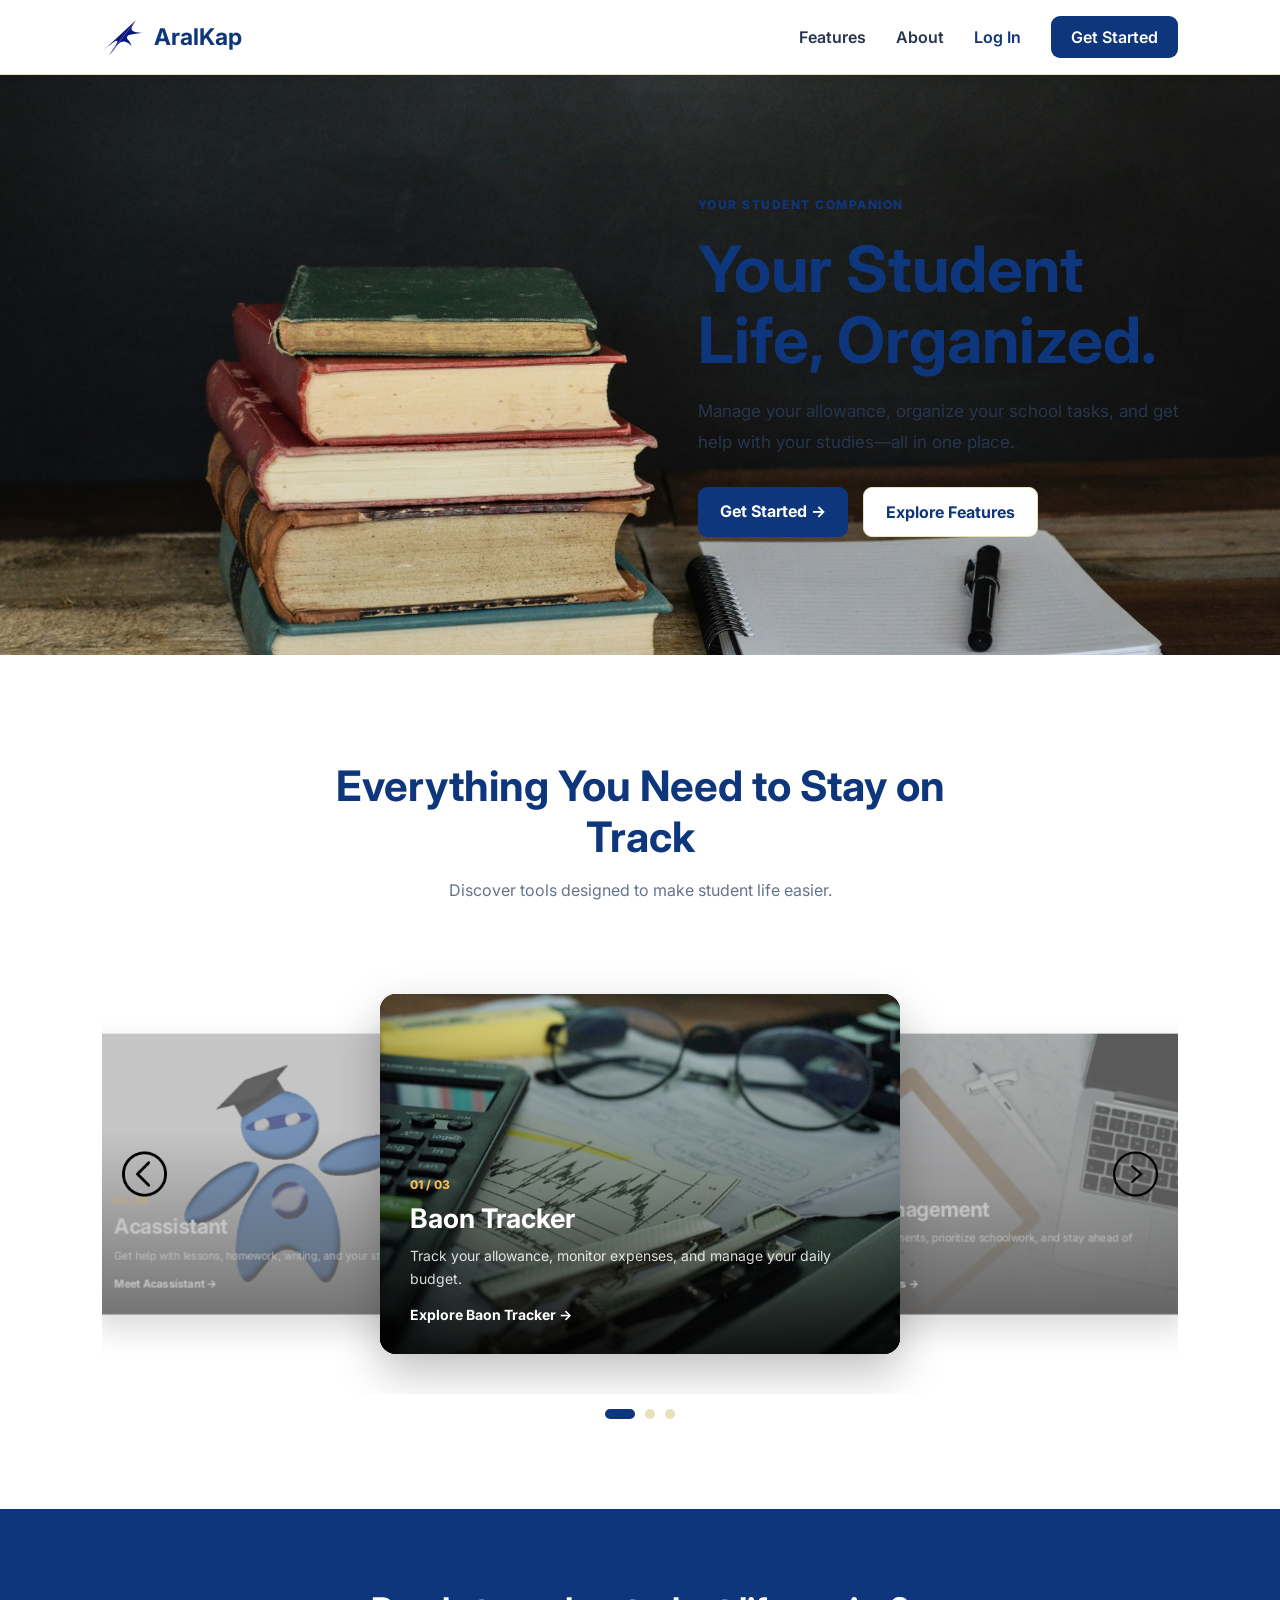
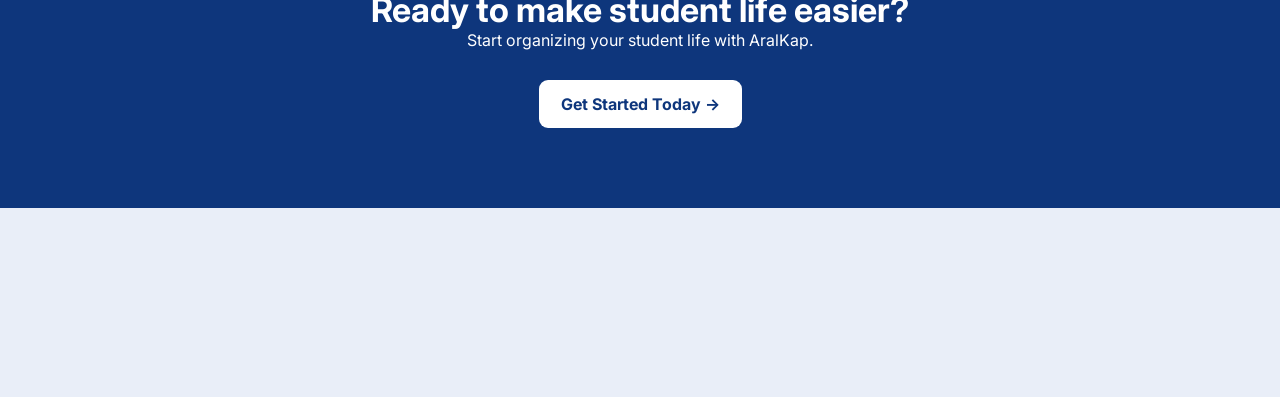
<file: index.html>
<!DOCTYPE html>
<html lang="en">
<head>
    <meta charset="UTF-8">
    <meta name="viewport" content="width=device-width, initial-scale=1.0">
    <title>AralKap | Your Student Companion</title>

    <link rel="stylesheet" href="design.css">

</head>
<body>

    <!-- NAVIGATION BAR -->
    <header class="landing-navbar">
        <a href="landingpage.html" class="landing-brand">
            <img src="Icons/blue.svg" alt="AralKap Logo">
            <h2>AralKap</h2>
        </a>

        <nav class="landing-nav-links" id="landing-nav-links">
            <a href="#features">Features</a>
            <a href="aboutus.html">About</a>
            <a href="login.html" class="landing-login">Log In</a>
            <a href="signup.html" class="landing-signup">Get Started</a>
        </nav>

        <button class="landing-menu-toggle"
                id="landing-menu-toggle"
                aria-label="Toggle navigation"
                aria-expanded="false">
            ☰
        </button>
    </header>

    <main>

        <!-- HERO SECTION -->
        <section class="landing-hero" id="home">
            <div class="landing-hero-content">
                <span class="landing-tag">YOUR STUDENT COMPANION</span>

                <h1>
                    Your Student Life,
                    <span>Organized.</span>
                </h1>

                <p>
                    Manage your allowance, organize your school tasks,
                    and get help with your studies—all in one place.
                </p>

                <div class="landing-hero-buttons">
                    <a href="signup.html" class="landing-primary-btn">
                        Get Started →
                    </a>

                    <a href="#features" class="landing-secondary-btn">
                        Explore Features
                    </a>
                </div>
            </div>

        </section>


        <!-- FEATURES SECTION -->
        <section class="landing-features" id="features">

            <div class="landing-section-heading">
                <h2>Everything You Need to Stay on Track</h2>
                <p>
                    Discover tools designed to make student life easier.
                </p>
            </div>

            <div class="landing-carousel-window">
                <button class="carousel-arrow prev" id="carousel-prev" aria-label="Previous slide"> <img src="Icons/left.png" alt=""></button>

    <div class="landing-carousel-track" id="landing-carousel-track">

        <!-- BAON TRACKER -->
        <article class="landing-feature-slide">
            <div class="feature-visual baon-visual">
                <div class="feature-card-content">
                    <span class="feature-number">01 / 03</span>
                    <h3>Baon Tracker</h3>
                    <p>Track your allowance, monitor expenses, and manage your daily budget.</p>
                    <a href="signup.html">
                        Explore Baon Tracker →
                    </a>
                </div>
            </div>
        </article>

        <!-- TASK MANAGEMENT -->
        <article class="landing-feature-slide">
            <div class="feature-visual tasks-visual">
                <div class="feature-card-content">
                    <span class="feature-number">02 / 03</span>
                    <h3>Task Management</h3>
                    <p>Organize assignments, prioritize schoolwork, and stay ahead of deadlines.</p>
                    <a href="signup.html">
                        Explore My Tasks →
                    </a>
                </div>
            </div>
        </article>

        <!-- ACASSISTANT -->
        <article class="landing-feature-slide">
            <div class="feature-visual assistant-visual">
                <div class="feature-card-content">
                    <span class="feature-number">03 / 03</span>
                    <h3>Acassistant</h3>
                    <p>Get help with lessons, homework, writing, and your studies.</p>
                    <a href="signup.html">
                        Meet Acassistant →
                    </a>
                </div>
            </div>
        </article>

    </div>
    <button class="carousel-arrow next" id="carousel-next" aria-label="Next slide"> <img src="Icons/right.png" alt=""></button>

</div>

            <div class="carousel-indicators">
                <button class="carousel-dot active" data-slide="0"
                        aria-label="Show Baon Tracker"></button>
                <button class="carousel-dot" data-slide="1"
                        aria-label="Show Task Management"></button>
                <button class="carousel-dot" data-slide="2"
                        aria-label="Show AI Assistant"></button>
            </div>

        </section>


        <!-- CALL TO ACTION -->
        <section class="landing-cta">
            <h2>Ready to make student life easier?</h2>
            <p>Start organizing your student life with AralKap.</p>
            <a href="signup.html" class="landing-primary-btn">
                Get Started Today →
            </a>
        </section>

    </main>


    <!-- FOOTER -->
    <footer class="landing-footer">
        <div class="landing-brand">
            <span>🎓</span>
            <h2>AralKap</h2>
        </div>

        <p>Your Student Companion.</p>
        <p>© 2026 AralKap. All rights reserved.</p>
    </footer>


    <script src="javascript.js"></script>

</body>
</html>
</file>
<file: design.css>
@import url('https://fonts.googleapis.com/css2?family=Inter:ital,opsz,wght@0,14..32,100..900;1,14..32,100..900&display=swap');

/* ==========================================================================
   1. THEME VARIABLES
   ========================================================================== */
:root {
  --primary: #0E367C;
  --primary-hover: #092653;
  --primary-soft: #DCE6F5;
  --background: #e9eef8;
  --surface: #FFFFFF;
  --surface-muted: #F9F6EC;
  --heading: #0E367C;
  --text: #26364D;
  --muted: #64748B;
  --border: #E9E1B9;

  --blue-soft: #E4EAF4;
  --green-soft: #E9E1B9;
  --orange-soft: #FFF0DF;
  --purple-soft: #F5E5E5;

  --green: #0E367C;
  --orange: #F0781C;
  --purple: #AB3434;
  --red: #AB3434;
  --danger: #AB3434;

  --accent: #F0781C;
  --cream: #E9E1B9;
}

[data-theme="dark"] {
  --primary: #7BA7E8;
  --primary-hover: #A4C4F2;
  --primary-soft: #263D5E;
  --background: #111827;
  --surface: #1E293B;
  --surface-muted: #273449;
  --heading: #E5EDF8;
  --text: #CBD5E1;
  --muted: #94A3B8;
  --border: #334155;

  --blue-soft: #263D5E;
  --green-soft: #263D5E;
  --orange-soft: #493B2C;
  --purple-soft: #40334F;

  --green: #7BA7E8;
  --orange: #F5A45D;
  --purple: #D39BEA;
  --red: #F08080;
  --danger: #F08080;

  --accent: #F5A45D;
  --accent-light: #F7BC53;
  --cream: #334155;
}

/* ==========================================================================
   2. GLOBAL STYLE
   ========================================================================== */
* {
  margin: 0;
  padding: 0;
  box-sizing: border-box;
}

html {
  scroll-behavior: smooth;
  scroll-padding-top: 85px;
}

body {
  font-family: 'Inter', sans-serif;
  background: var(--background);
  color: var(--text);
}

button,
input,
select,
textarea {
  font-family: inherit;
}

a {
  text-decoration: none;
}

/* ==========================================================================
   3. SIDEBAR
   ========================================================================== */
.sidebar {
  width: 250px;
  height: 100vh;
  position: fixed;
  top: 0;
  left: 0;
  z-index: 10;
  display: flex;
  flex-direction: column;
  padding: 25px 16px;
  background: var(--surface);
  border-right: 1px solid var(--border);
  overflow-x: hidden;
  transition: width 0.25s ease;
}

.brand {
  text-align: center;
  padding: 5px 10px 30px;
  border-bottom: 1px solid var(--border);
  margin-bottom: 25px;
}

.brand-icon {
  font-size: 35px;
  margin-bottom: 5px;
}

.brand h2 {
  color: var(--primary);
  font-size: 29px;
  font-weight: 750;
}

.brand p {
  font-size: 12px;
  color: var(--muted);
  margin-top: 4px;
}

.sidebar-nav {
  display: flex;
  flex-direction: column;
  gap: 8px;
}

.nav-link {
  display: flex;
  align-items: center;
  gap: 13px;
  padding: 14px 15px;
  border-radius: 11px;
  color: var(--text);
  font-size: 14px;
  font-weight: 600;
  transition: 0.2s ease;
}

.nav-link:hover {
  background: var(--surface-muted);
  color: var(--primary);
}

.nav-link.active {
  background: var(--primary-soft);
  color: var(--primary);
}

 .nav-icon {
  width: 24px;
  height: 24px;
  min-width: 24px;
  object-fit: contain;
  display: block;
  flex-shrink: 0;
}

.sidebar-nav .nav-icon img {
  width: 100%;
  height: 100%;
  object-fit: contain;
  display: block;
}

.sidebar-footer {
  margin-top: auto;
  border-top: 1px solid var(--border);
  padding-top: 15px;
}

.theme-button {
  width: 100%;
  padding: 12px;
  margin-top: 12px;
  background: var(--blue-soft);
  color: var(--primary);
  border: 1px solid var(--border);
  border-radius: 30px;
  font-size: 13px;
  font-weight: 600;
  cursor: pointer;
}


/* =========================== 
Collapsible sidebar 
=============================*/ 

.sidebar-toggle {
  display: none;
}

.sidebar-collapse-button {
  position: absolute;
  top: 15px;
  left: auto;
  right: 12px;
  width: 35px;
  height: 35px;
  display: flex;
  align-items: center;
  justify-content: center;
  background: var(--blue-soft);
  color: var(--primary);
  border-radius: 9px;
  cursor: pointer;
  font-size: 20px;
  z-index: 10;
}

.sidebar .brand {
  display: flex;
  flex-direction: column;
  align-items: center;
  text-align: center;
  padding-top: 35px;
}

.sidebar .brand p {
  margin-top: 5px;
}

.sidebar-toggle:checked ~ .sidebar .sidebar-collapse-button {
  left: 50%;
  right: auto;
  transform: translateX(-50%);
}

.sidebar-toggle:checked ~ .sidebar {
  width: 78px;
  padding-left: 12px;
  padding-right: 12px;
}

.sidebar-toggle:checked ~ .main-content {
  margin-left: 78px;
}

.sidebar-toggle:checked ~ .sidebar .nav-text,
.sidebar-toggle:checked ~ .sidebar .brand h2,
.sidebar-toggle:checked ~ .sidebar .brand p {
  display: none;
}

.sidebar-toggle:checked ~ .sidebar .nav-link {
  justify-content: center;
  padding: 14px 5px;
}

.sidebar-toggle:checked ~ .sidebar .nav-icon {
  width: auto;
  margin: 0;
  font-size: 21px;
}

.sidebar-toggle:checked ~ .sidebar .brand {
  padding-left: 0;
  padding-right: 0;
}

.sidebar-toggle:checked ~ .sidebar .sidebar-footer {
  display: flex;
  flex-direction: column;
  align-items: center;
  gap: 8px;
}

.sidebar-toggle:checked ~ .sidebar .theme-button {
  width: 44px;
  min-width: 44px;
  height: 44px;
  padding: 0;
  display: flex;
  justify-content: center;
  align-items: center;
  overflow: hidden;
}

.sidebar-toggle:checked ~ .sidebar .theme-button .theme-text {
  display: none !important;
}

.sidebar-toggle:checked ~ .sidebar .theme-button .theme-icon {
  display: inline-block !important;
  font-size: 20px;
}

/* =========================== 
Logout button 
=============================*/ 

.logout-button {
  display: flex;
  align-items: center;
  justify-content: center;
  gap: 12px;
  width: 100%;
  padding: 12px;
  background: transparent;
  border: none;
  cursor: pointer;
}

.logout-icon {
  width: 22px;
  height: 22px;
  flex: 0 0 22px;
  display: flex;
  align-items: center;
  justify-content: center;
}

.logout-icon img {
  width: 22px;
  height: 22px;
  max-width: 22px;
  max-height: 22px;
  object-fit: contain;
  display: block;
}

[data-theme="dark"] .logout-icon img {
  filter: brightness(0) invert(1);
}

/* ==========================================================================
   4. MAIN CONTENT & HEADER
   ========================================================================== */
.main-content {
  margin-left: 250px;
  min-height: 100vh;
  padding: 35px;
  transition: margin-left 0.25s ease;
}

.dashboard-header {
  display: flex;
  justify-content: space-between;
  align-items: center;
  gap: 20px;
  margin-bottom: 30px;
}

.header-title h1 {
  color: var(--heading);
  font-size: 29px;
  font-weight: 750;
}

.header-title h1 span {
  font-size: 23px;
}

.header-title p {
  color: var(--muted);
  font-size: 14px;
  margin-top: 5px;
}

.header-actions {
  display: flex;
  align-items: center;
  gap: 15px;
}

.header-actions input {
  width: 280px;
  padding: 13px 16px;
  border: 1px solid var(--border);
  border-radius: 30px;
  background: var(--surface);
  color: var(--heading);
  outline: none;
  font-size: 14px;
}

.header-actions input:focus {
  border-color: var(--primary);
}

.profile-button {
  width: 45px;
  height: 45px;
  display: flex;
  align-items: center;
  justify-content: center;
  background: var(--surface);
  border: 1px solid var(--border);
  border-radius: 50%;
  font-size: 20px;
}

.profile-button img {
  width: 32px;
  height: 32px;
  object-fit: contain;
  display: block;
}

[data-theme="dark"] .profile-button img {
  filter: brightness(0) invert(1);
}


/* =========================== 
Dark & Light Mode button 
=============================*/ 

.header-theme-button {
  width: 76px;
  height: 38px;
  padding: 4px;
  border: none;
  border-radius: 50px;
  background: #DCE6F5;
  cursor: pointer;
  display: flex;
  align-items: center;
  justify-content: flex-start;
  transition: background 0.3s ease;
}

.toggle-circle {
  width: 30px;
  height: 30px;
  border-radius: 50%;
  background: white;
  display: flex;
  align-items: center;
  justify-content: center;
  position: relative;
  transition: transform 0.35s ease;
}

.toggle-circle img {
  position: absolute;
  width: 20px;
  height: 20px;
  object-fit: contain;
}

.moon-icon {
  display: none;
}

[data-theme="dark"] .theme-toggle {
  background: #334155;
}

[data-theme="dark"] .toggle-circle {
  transform: translateX(38px);
  background: #1E293B;
}

[data-theme="dark"] .sun-icon {
  display: none;
}

[data-theme="dark"] .moon-icon {
  display: block;
}

/* =========================== 
Welcome section DASHBOARD
=============================*/ 

.welcome-section {
  display: flex;
  align-items: center;
  justify-content: flex-start;
  gap: 12px;
}

.welcome-content {
  flex: 0 0 auto;
}

.welcome-content h2 {
  margin: 0;
}

.welcome-section h2 {
  color: var(--heading);
  font-size: 21px;
  margin: 0;
}

.welcome-section p {
  color: var(--muted);
  font-size: 14px;
}

.welcome-gif,
.welcome-gif-dark {
  width: 180px;
  height: 180px;
  object-fit: contain;
  flex-shrink: 0;
  margin-right: -45px;
}

.welcome-gif-dark{
  display: none;
}

/* ==========================================================================
   5. DASHBOARD
   ========================================================================== */
.summary-cards {
  display: grid;
  grid-template-columns: repeat(4, minmax(0, 1fr));
  gap: 18px;
  margin-bottom: 24px;
}

.summary-card {
  min-width: 0;
  display: flex;
  align-items: center;
  gap: 15px;
  padding: 22px 19px;
  background: var(--surface);
  border: 1px solid var(--border);
  border-radius: 16px;
  box-shadow: 0 3px 10px rgba(15, 23, 42, 0.025);
  transition: transform 0.2s ease, box-shadow 0.2s ease;
}

.summary-card:hover {
  transform: translateY(-3px);
  box-shadow: 0 7px 18px rgba(15, 23, 42, 0.07);
}

.summary-icon {
  width: 60px;
  height: 60px;
  flex-shrink: 0;
  display: flex;
  align-items: center;
  justify-content: center;
  border-radius: 14px;
  font-size: 25px;
  font-weight: 700;
  background: var(--blue-soft);
  color: var(--primary);
}

.summary-card h3 {
  color: var(--text);
  font-size: 13px;
  font-weight: 600;
}

.card-number {
  color: var(--heading);
  font-size: 27px;
  font-weight: 750;
  margin: 5px 0 3px;
}

.summary-card span {
  color: var(--muted);
  font-size: 11px;
}

.blue-crd .icon {
  background: var(--blue-soft);
  color: var(--primary);
}


.dashboard-grid {
  display: grid;
  grid-template-columns: 1.15fr 1fr;
  gap: 20px;
  margin-bottom: 25px;
}

.content-card {
  min-width: 0;
  padding: 23px;
  background: var(--surface);
  border: 1px solid var(--border);
  border-radius: 16px;
  box-shadow: 0 3px 10px rgba(15, 23, 42, 0.025);
}

.section-heading {
  display: flex;
  align-items: center;
  justify-content: space-between;
  gap: 12px;
  margin-bottom: 17px;
}

.section-heading > div {
  display: flex;
  align-items: center;
  gap: 12px;
}

.section-heading h2 {
  color: var(--heading);
  font-size: 18px;
}

.heading-icon {
  color: var(--primary);
  font-size: 24px;
  font-weight: bold;
}

.view-all {
  color: var(--primary);
  font-size: 13px;
  font-weight: 600;
}

.view-all:hover {
  color: var(--primary-hover);
}

.month-label {
  padding: 8px 13px;
  background: var(--surface-muted);
  border: 1px solid var(--border);
  border-radius: 25px;
  color: var(--text);
  font-size: 12px;
}

/* =========================== 
Tasks list items DASHBOARD
=============================*/ 

.task-item {
  display: flex;
  align-items: center;
  gap: 13px;
  padding: 15px 0;
  border-bottom: 1px solid var(--border);
}

.task-item:last-child {
  border-bottom: none;
  padding-bottom: 2px;
}

.task-status {
  width: 30px;
  height: 30px;
  flex-shrink: 0;
  display: flex;
  align-items: center;
  justify-content: center;
  border-radius: 50%;
  font-size: 17px;
  font-weight: bold;
}

.task-status.urgent {
  background: #FEE2E2;
  color: var(--red);
}

.task-status.warning {
  background: var(--orange-soft);
  color: var(--orange);
}

.task-status.normal {
  color: var(--primary);
  font-size: 24px;
}

.task-details {
  flex: 1;
  min-width: 0;
}

.task-details h3 {
  color: var(--heading);
  font-size: 14px;
  margin-bottom: 3px;
}

.task-details p {
  color: var(--muted);
  font-size: 12px;
}

.task-date {
  flex-shrink: 0;
  padding: 7px 11px;
  border-radius: 20px;
  font-size: 11px;
  font-weight: 600;
}

.urgent-date {
  background: #FEE2E2;
  color: var(--red);
}

.warning-date {
  background: var(--orange-soft);
  color: var(--orange);
}

.normal-date {
  background: var(--blue-soft);
  color: var(--primary);
}

/* =========================== 
Baon content DASHBOARD
=============================*/ 

.baon-content {
  display: flex;
  align-items: center;
  justify-content: space-around;
  gap: 25px;
  padding: 5px 0 20px;
}

.donut-chart {
  width: 175px;
  height: 175px;
  flex-shrink: 0;
  display: flex;
  align-items: center;
  justify-content: center;
  border-radius: 50%;
  background: #E2E8F0;
}

.donut-inner {
  width: 128px;
  height: 128px;
  display: flex;
  flex-direction: column;
  align-items: center;
  justify-content: center;
  background: var(--surface);
  border-radius: 50%;
}

.donut-inner strong {
  color: var(--heading);
  font-size: 26px;
}

.donut-inner span {
  color: var(--muted);
  font-size: 12px;
  margin-top: 3px;
}

.baon-details {
  flex: 1;
  min-width: 0;
}

.baon-row {
  display: flex;
  align-items: center;
  justify-content: space-between;
  gap: 10px;
  padding: 12px 0;
}

.baon-row span {
  display: flex;
  align-items: center;
  gap: 9px;
  color: var(--text);
  font-size: 13px;
}

.baon-row strong,
.baon-total strong {
  color: var(--heading);
  font-size: 16px;
}

.legend {
  width: 11px;
  height: 11px;
  border-radius: 50%;
}

.legend.spent {
  background: var(--primary);
}

.legend.remaining {
  background: #CBD5E1;
}

.baon-total {
  display: flex;
  justify-content: space-between;
  gap: 10px;
  border-top: 1px solid var(--border);
  margin-top: 8px;
  padding-top: 17px;
}

.baon-total span {
  color: var(--text);
  font-size: 12px;
}

.money-tip {
  display: flex;
  align-items: center;
  gap: 13px;
  padding: 14px;
  background: #EEF2FF;
  border-radius: 12px;
}

.tip-icon {
  font-size: 27px;
}

.money-tip h3 {
  color: #3730A3;
  font-size: 13px;
  margin-bottom: 4px;
}

.money-tip p {
  color: #4F46A5;
  font-size: 11px;
  line-height: 1.5;
}

/* =========================== 
Motivation banner DASHBOARD 
=============================*/ 

.motivation-banner {
  display: flex;
  align-items: center;
  gap: 20px;
  padding: 24px 28px;
  background: linear-gradient(110deg, #DBEAFE, #EDE9FE);
  border: 1px solid #C7D2FE;
  border-radius: 17px;
  box-shadow: 0 4px 12px rgba(37, 99, 235, 0.06);
}

.motivation-emoji {
  font-size: 52px;
}

.motivation-text {
  flex: 1;
}

.motivation-text h2 {
  color: #172554;
  font-size: 20px;
  margin-bottom: 6px;
}

.motivation-text p {
  color: #3730A3;
  font-size: 14px;
}

.assistant-button {
  padding: 13px 19px;
  background: #4338CA;
  color: white;
  border-radius: 30px;
  font-size: 12px;
  font-weight: 600;
  transition: background 0.2s ease;
}

.assistant-button:hover {
  background: #312E81;
}

/* ==========================================================================
   6. TASKS PAGE
   ========================================================================== */
.task-summary {
  display: grid;
  grid-template-columns: repeat(3, 1fr);
  gap: 20px;
  margin-bottom: 28px;
}

.task-summary-card {
  display: flex;
  align-items: center;
  gap: 15px;
  padding: 20px;
  width: 100%;
  min-width: 0;
  background: var(--surface);
  border: 1px solid var(--border);
  border-radius: 14px;
}

.task-summary-icon  {
  width: 60px;
  height: 60px;
  display: flex;
  align-items: center;
  justify-content: center;
  border-radius: 12px;
  background: var(--blue-soft);
  color: var(--primary);
  font-size: 24px;
}

.task-icon-darkmode {
  display: none;
}

[data-theme = "dark"] .task-icn-darkmode {
  display: block;
}

[data-theme = "dark"] .task-ion-lightmode {
  display: none;
}

.task-summary-card p {
  color: var(--muted);
  font-size: 13px;
}

.task-summary-card h2 {
  color: var(--heading);
  font-size: 25px;
  margin-top: 4px;
}

.task-management {
  background: var(--surface);
  border: 1px solid var(--border);
  border-radius: 16px;
  padding: 25px;
}

.task-page-heading {
  display: flex;
  align-items: center;
  justify-content: space-between;
  gap: 15px;
  margin-bottom: 25px;
}

.task-page-heading h2 {
  color: var(--heading);
  font-size: 20px;
  margin-bottom: 5px;
}

.task-page-heading p {
  color: var(--muted);
  font-size: 13px;
}

.add-task-button {
  padding: 12px 18px;
  background: var(--primary);
  color: white;
  border: none;
  border-radius: 9px;
  font-size: 13px;
  font-weight: 600;
  cursor: pointer;
  transition: 0.2s ease;
}

.add-task-button:hover {
  background: var(--primary-hover);
}

.task-filters {
  display: flex;
  align-items: center;
  justify-content: space-between;
  gap: 15px;
  padding-bottom: 18px;
  border-bottom: 1px solid var(--border);
}

.filter-tabs {
  display: flex;
  flex-wrap: wrap;
  gap: 8px;
}

.filter-tab {
  padding: 9px 15px;
  background: transparent;
  color: var(--muted);
  border: 1px solid var(--border);
  border-radius: 8px;
  font-size: 12px;
  cursor: pointer;
}

.filter-tab:hover {
  color: var(--primary);
  border-color: var(--primary);
}

.filter-tab.active {
  background: var(--primary-soft);
  color: var(--primary);
  border-color: var(--primary-soft);
  font-weight: 600;
}

.task-filters select {
  padding: 10px 13px;
  background: var(--surface);
  color: var(--text);
  border: 1px solid var(--border);
  border-radius: 8px;
  outline: none;
  font-size: 12px;
}

.task-empty-state {
  min-height: 350px;
  display: flex;
  flex-direction: column;
  align-items: center;
  justify-content: center;
  text-align: center;
  padding: 30px 15px;
}

.empty-task-icon {
  width: 85px;
  height: 85px;
  display: flex;
  align-items: center;
  justify-content: center;
  background: var(--blue-soft);
  border-radius: 50%;
  font-size: 38px;
  margin-bottom: 18px;
}

.task-empty-state h3 {
  color: var(--heading);
  font-size: 18px;
  margin-bottom: 8px;
}

.task-empty-state p {
  max-width: 350px;
  color: var(--muted);
  font-size: 13px;
  line-height: 1.6;
  margin-bottom: 20px;
}

/* ==========================================================================
   7. BAON PAGE
   ========================================================================== */
.baon-period {
  display: flex;
  align-items: center;
  justify-content: space-between;
  gap: 15px;
  margin-bottom: 22px;
}

.baon-period h2 {
  color: var(--heading);
  font-size: 19px;
  margin-bottom: 5px;
}

.baon-period p {
  color: var(--muted);
  font-size: 13px;
}

.baon-period select {
  padding: 11px 15px;
  background: var(--surface);
  color: var(--text);
  border: 1px solid var(--border);
  border-radius: 9px;
  outline: none;
}

.baon-summary {
  display: grid;
  grid-template-columns: repeat(3, minmax(0, 1fr));
  gap: 17px;
  margin-bottom: 23px;
}

.baon-summary-card {
  display: flex;
  align-items: center;
  gap: 13px;
  min-width: 0;
  padding: 20px 16px;
  background: var(--surface);
  border: 1px solid var(--border);
  border-radius: 14px;
}

.baon-summary-icon {
  width: 60px;
  height: 60px;
  flex-shrink: 0;
  display: flex;
  align-items: center;
  justify-content: center;
  border-radius: 13px;
  font-size: 22px;
  font-weight: 700;
}

.baon-summary-card p {
  color: var(--muted);
  font-size: 12px;
}

.baon-summary-card h2 {
  color: var(--heading);
  font-size: 21px;
  margin: 5px 0;
}

.baon-summary-card span {
  color: var(--muted);
  font-size: 11px;
}

.allowance-icon {
  background: var(--blue-soft);
  color: var(--primary);
}

.baon-dashboard-grid {
  display: grid;
  grid-template-columns: 1.15fr 1fr;
  gap: 20px;
  margin-bottom: 23px;
}

.spending-content {
  display: flex;
  align-items: center;
  justify-content: space-around;
  gap: 25px;
  padding: 15px 0 10px;
}

.spending-chart {
  width: 170px;
  height: 170px;
  flex-shrink: 0;
  display: flex;
  align-items: center;
  justify-content: center;
  border-radius: 50%;
  background: #E2E8F0;
}

.spending-chart-inner {
  width: 125px;
  height: 125px;
  display: flex;
  flex-direction: column;
  align-items: center;
  justify-content: center;
  background: var(--surface);
  border-radius: 50%;
}

.spending-chart-inner strong {
  color: var(--heading);
  font-size: 25px;
}

.spending-chart-inner span {
  color: var(--muted);
  font-size: 12px;
}

.spending-legend {
  flex: 1;
  min-width: 0;
}

.legend-row {
  display: flex;
  align-items: center;
  justify-content: space-between;
  gap: 10px;
  padding: 11px 0;
  border-bottom: 1px solid var(--border);
}

.legend-row:last-child {
  border-bottom: none;
}

.legend-row span {
  display: flex;
  align-items: center;
  gap: 9px;
  color: var(--text);
  font-size: 12px;
}

.legend-row strong {
  color: var(--heading);
  font-size: 13px;
}

.category-dot {
  width: 10px;
  height: 10px;
  flex-shrink: 0;
  border-radius: 50%;
}

.food-dot {
  background: #2563EB;
}

.transport-dot {
  background: #16A34A;
}

.school-dot {
  background: #F59E0B;
}

.other-dot {
  background: #9333EA;
}

.savings-empty h3 {
  color: var(--heading);
  font-size: 15px;
  margin-bottom: 7px;
}

.savings-empty p {
  max-width: 270px;
  color: var(--muted);
  font-size: 12px;
  line-height: 1.6;
  margin-bottom: 17px;
}

.baon-primary-button {
  padding: 11px 16px;
  background: var(--primary);
  color: white;
  border: none;
  border-radius: 9px;
  font-size: 12px;
  font-weight: 600;
  cursor: pointer;
  transition: 0.2s ease;
}

.baon-primary-button:hover {
  background: var(--primary-hover);
}

.transaction-card {
  margin-bottom: 22px;
}

.transaction-heading {
  margin-bottom: 20px;
}

.transaction-filters {
  display: flex;
  flex-wrap: wrap;
  gap: 8px;
  padding-bottom: 17px;
  border-bottom: 1px solid var(--border);
}

.transaction-tab {
  padding: 9px 15px;
  background: transparent;
  color: var(--muted);
  border: 1px solid var(--border);
  border-radius: 8px;
  font-size: 12px;
  cursor: pointer;
}

.transaction-tab:hover {
  color: var(--primary);
  border-color: var(--primary);
}

.transaction-tab.active {
  background: var(--primary-soft);
  color: var(--primary);
  border-color: var(--primary-soft);
  font-weight: 600;
}

.transaction-empty {
  min-height: 230px;
  display: flex;
  flex-direction: column;
  align-items: center;
  justify-content: center;
  text-align: center;
  padding: 25px;
}

.transaction-empty-icon {
  font-size: 38px;
  margin-bottom: 13px;
}

.transaction-empty h3 {
  color: var(--heading);
  font-size: 16px;
  margin-bottom: 7px;
}

.transaction-empty p {
  max-width: 350px;
  color: var(--muted);
  font-size: 12px;
  line-height: 1.6;
}

.baon-advice {
  display: flex;
  align-items: center;
  gap: 15px;
  padding: 20px 23px;
  background: #EEF2FF;
  border: 1px solid #C7D2FE;
  border-radius: 14px;
}

.advice-icon {
  font-size: 32px;
}

.baon-advice h3 {
  color: #3730A3;
  font-size: 14px;
  margin-bottom: 5px;
}

.baon-advice p {
  color: #4F46A5;
  font-size: 12px;
  line-height: 1.6;
}

/* ==========================================================================
   8. ACASSISTANT PAGE (.aa-)
   ========================================================================== */
.aa-layout {
  min-height: 100vh;
}

.aa-layout,
.aa-layout * {
  box-sizing: border-box;
}

.aa-sidebar {
  width: 250px;
  height: 100vh;
  position: fixed;
  top: 0;
  left: 0;
  z-index: 10;
  display: flex;
  flex-direction: column;
  padding: 25px 16px;
  background: var(--surface);
  border-right: 1px solid var(--border);
}

.aa-brand {
  text-align: center;
  padding: 5px 10px 30px;
  border-bottom: 1px solid var(--border);
  margin-bottom: 25px;
}

.aa-brand-icon {
  font-size: 35px;
  margin-bottom: 5px;
}

.aa-brand h2 {
  color: var(--primary);
  font-size: 29px;
  font-weight: 750;
}

.aa-navigation {
  display: flex;
  flex-direction: column;
  gap: 8px;
}

.aa-nav-link {
  display: flex;
  align-items: center;
  gap: 13px;
  padding: 14px 15px;
  border-radius: 11px;
  color: var(--text);
  font-size: 14px;
  font-weight: 600;
  text-decoration: none;
  transition: 0.2s ease;
}

.aa-nav-link span {
  width: 22px;
  text-align: center;
  font-size: 18px;
}

.aa-nav-link:hover {
  background: var(--surface-muted);
  color: var(--primary);
}

.aa-nav-link.aa-active {
  background: var(--primary-soft);
  color: var(--primary);
}

.aa-sidebar-footer {
  margin-top: auto;
  border-top: 1px solid var(--border);
  padding-top: 15px;
}

.aa-theme-button {
  width: 100%;
  padding: 12px;
  margin-top: 12px;
  background: var(--blue-soft);
  color: var(--primary);
  border: 1px solid var(--border);
  border-radius: 30px;
  font-size: 13px;
  font-weight: 600;
  cursor: pointer;
}

.aa-main {
  margin-left: 250px;
  min-height: 100vh;
  padding: 35px;
}

.aa-header {
  display: flex;
  justify-content: space-between;
  align-items: center;
  gap: 20px;
  margin-bottom: 30px;
}

.aa-header-title h1 {
  color: var(--heading);
  font-size: 29px;
  font-weight: 750;
}

.aa-header-title h1 span {
  font-size: 23px;
}

.aa-header-title p {
  color: var(--muted);
  font-size: 14px;
  margin-top: 5px;
}

.aa-header-actions {
  display: flex;
  align-items: center;
  gap: 15px;
}

.aa-search {
  width: 310px;
  display: flex;
  align-items: center;
  gap: 10px;
  padding: 0 14px;
  background: var(--surface);
  border: 1px solid var(--border);
  border-radius: 30px;
}

.aa-search span {
  font-size: 17px;
}

.aa-search input {
  width: 100%;
  min-width: 0;
  padding: 13px 2px;
  border: none;
  outline: none;
  background: transparent;
  color: var(--heading);
  font-size: 14px;
}

.aa-profile-button {
  width: 45px;
  height: 45px;
  flex-shrink: 0;
  display: flex;
  align-items: center;
  justify-content: center;
  background: var(--surface);
  border: 1px solid var(--border);
  border-radius: 50%;
  font-size: 20px;
  text-decoration: none;
}

.aa-welcome {
  display: flex;
  align-items: center;
  gap: 24px;
  padding: 1px;
  margin-bottom: 10px;
  background: linear-gradient(120deg, #E9E1B9, #0E367C);
  border-radius: 18px;
}


.aa-welcome-avatar {
  width: 84px;
  height: 84px;
  flex-shrink: 0;
  display: flex;
  align-items: center;
  justify-content: center;
  border-radius: 20px;
  font-size: 40px;
}

.aa-welcome-avatar img,
.aa-message-avatar img {
  width: 100%;
  height: 100%;
  object-fit: contain;
  border-radius: inherit;
}

.aa-welcome-text h2 {
  color: var(--heading);
  font-size: 24px;
  margin-bottom: 9px;
}

.aa-welcome-text p {
  max-width: 750px;
  color: var(--text);
  font-size: 16px;
  line-height: 1.7;
}
[data-theme = "dark"] .aa-welcome-text h2 {
  color: #0E367C;
}

[data-theme="dark"] .aa-welcome-text p{
  color: #0E367C;
}

.aa-suggestions {
  margin-bottom: 32px;
}

.aa-section-heading {
  margin-bottom: 20px;
}

.aa-section-heading h2 {
  color: var(--heading);
  font-size: 19px;
  margin-bottom: 6px;
}

.aa-section-heading p {
  color: var(--muted);
  font-size: 14px;
}

.aa-suggestion-grid {
  display: grid;
  grid-template-columns: repeat(4, minmax(0, 1fr));
  gap: 18px;
}

.aa-suggestion-card {
  min-width: 0;
  padding: 24px;
  background: var(--surface);
  border: 1px solid var(--border);
  border-radius: 17px;
  transition: 0.2s ease;
}

.aa-suggestion-card:hover {
  border-color: var(--primary);
  transform: translateY(-3px);
  box-shadow: 0 7px 18px rgba(15, 23, 42, 0.06);
}

.aa-suggestion-icon {
  width: 53px;
  height: 53px;
  display: flex;
  align-items: center;
  justify-content: center;
  border-radius: 14px;
  font-size: 25px;
  margin-bottom: 19px;
}

.aa-study-icon {
  background: var(--blue-soft);
}

.aa-homework-icon {
  background: var(--orange-soft);
}

.aa-writing-icon {
  background: var(--purple-soft);
}

.aa-planning-icon {
  background: var(--green-soft);
}

.aa-suggestion-card h3 {
  color: var(--heading);
  font-size: 16px;
  margin-bottom: 9px;
}

.aa-suggestion-card p {
  min-height: 42px;
  color: var(--muted);
  font-size: 13px;
  line-height: 1.6;
  margin-bottom: 16px;
}

.aa-suggestion-card > span {
  color: var(--primary);
  font-size: 13px;
  font-weight: 600;
}

.aa-chat-card {
  padding: 26px;
  background: var(--surface);
  border: 1px solid var(--border);
  border-radius: 18px;
}

.aa-chat-header {
  display: flex;
  align-items: center;
  justify-content: space-between;
  gap: 15px;
  padding-bottom: 20px;
  border-bottom: 1px solid var(--border);
}

.aa-chat-header h2 {
  color: var(--heading);
  font-size: 19px;
  margin-bottom: 7px;
}

.aa-chat-header p {
  color: var(--muted);
  font-size: 13px;
}

.aa-status {
  display: flex;
  align-items: center;
  gap: 7px;
  color: var(--green);
  font-size: 12px;
  font-weight: 600;
  white-space: nowrap;
}

.aa-status-dot {
  width: 7px;
  height: 7px;
  background: var(--green);
  border-radius: 50%;
}

.aa-chat-messages {
  display: flex;
  flex-direction: column;
  gap: 18px;
  height: 180px;
  min-height: 220px;
  max-height: 55vh;
  padding: 27px 0;
  overflow-x: hidden;
  overflow-y: auto;
  -webkit-overflow-scrolling: touch;
  scroll-behavior: smooth;
  transition: height 0.2s ease;
}

.ai-dark-mode {
  display: none;
}

[data-theme = "dark"] .ai-dark-mode{
  display: block;
}

[data-theme = "dark"] .ai-light-mode{
  display: none;
}

.aa-chat-messages:has(.aa-message:nth-child(2)) {
  height: 55vh;
}

.aa-message {
  display: flex;
  align-items: flex-start;
  gap: 12px;
  max-width: 85%;
}

.aa-message-avatar {
  width: 43px;
  height: 43px;
  flex-shrink: 0;
  display: flex;
  align-items: center;
  justify-content: center;
  background: var(--blue-soft);
  border-radius: 12px;
  font-size: 21px;
}

.aa-message-content {
  min-width: 0;
  padding: 16px;
  background: var(--surface-muted);
  border-radius: 0 14px 14px 14px;
}

.aa-message-content span {
  display: block;
  color: var(--primary);
  font-size: 12px;
  font-weight: 700;
  margin-bottom: 8px;
}

.aa-message-content p {
  color: var(--text);
  font-size: 14px;
  line-height: 1.7;
  overflow-wrap: anywhere;
}

.aa-message:not(.aa-user-message) .aa-message-content {
  background: var(--surface-muted);
  padding: 12px 16px;
  border-radius: 3px 14px 14px 14px;
}

.aa-user-message {
  align-self: flex-end;
  flex-direction: row-reverse;
}

.aa-user-message .aa-message-content {
  background: #DBEAFE;
  color: #1E293B;
  padding: 12px 16px;
  border-radius: 14px 14px 3px 14px;
}

.aa-user-message .aa-message-content span {
  color: #1E293B;
}

.aa-chat-input {
  display: flex;
  align-items: center;
  gap: 12px;
  padding: 10px;
  background: var(--surface-muted);
  border: 1px solid var(--border);
  border-radius: 14px;
}

.aa-chat-input input {
  flex: 1;
  min-width: 0;
  padding: 12px;
  border: none;
  outline: none;
  background: transparent;
  color: var(--text);
  font-size: 14px;
}

.aa-send-button img {
    width: 20px;
    height: 20px;
    object-fit: contain;
    cursor: pointer;
}


.aa-disclaimer {
  margin-top: 14px;
  color: var(--muted);
  font-size: 11px;
  text-align: center;
}

/* ==========================================================================
   9. PROFILE PAGE (.ap-)
   ========================================================================== */
.ap-layout {
  min-height: 100vh;
}

.ap-layout,
.ap-layout * {
  box-sizing: border-box;
}

.ap-sidebar {
  width: 250px;
  height: 100vh;
  position: fixed;
  top: 0;
  left: 0;
  z-index: 10;
  display: flex;
  flex-direction: column;
  padding: 25px 16px;
  background: var(--surface);
  border-right: 1px solid var(--border);
}

.ap-brand {
  text-align: center;
  padding: 5px 10px 30px;
  border-bottom: 1px solid var(--border);
  margin-bottom: 25px;
}

.ap-brand-icon {
  font-size: 35px;
  margin-bottom: 5px;
}

.ap-brand h2 {
  color: var(--primary);
  font-size: 29px;
  font-weight: 750;
}

.ap-navigation {
  display: flex;
  flex-direction: column;
  gap: 8px;
}

.ap-nav-link {
  display: flex;
  align-items: center;
  gap: 13px;
  padding: 14px 15px;
  border-radius: 11px;
  color: var(--text);
  font-size: 14px;
  font-weight: 600;
  text-decoration: none;
  transition: 0.2s ease;
}

.ap-nav-link span {
  width: 22px;
  text-align: center;
  font-size: 18px;
}

.ap-nav-link:hover {
  background: var(--surface-muted);
  color: var(--primary);
}

.ap-nav-link.ap-active {
  background: var(--primary-soft);
  color: var(--primary);
}

.ap-sidebar-footer {
  margin-top: auto;
  border-top: 1px solid var(--border);
  padding-top: 15px;
}

.ap-theme-button {
  width: 100%;
  padding: 12px;
  margin-top: 12px;
  background: var(--blue-soft);
  color: var(--primary);
  border: 1px solid var(--border);
  border-radius: 30px;
  font-size: 13px;
  font-weight: 600;
  cursor: pointer;
}

.ap-main {
  margin-left: 250px;
  min-height: 100vh;
  padding: 35px;
}

.ap-header {
  display: flex;
  justify-content: space-between;
  align-items: center;
  gap: 20px;
  margin-bottom: 30px;
}

.ap-header-title h1 {
  color: var(--heading);
  font-size: 29px;
  font-weight: 750;
}

.ap-header-title p {
  color: var(--muted);
  font-size: 14px;
  margin-top: 5px;
}

.ap-header-actions {
  display: flex;
  align-items: center;
  gap: 15px;
}

.ap-search {
  width: 310px;
  display: flex;
  align-items: center;
  gap: 10px;
  padding: 0 14px;
  background: var(--surface);
  border: 1px solid var(--border);
  border-radius: 30px;
}

.ap-search span {
  font-size: 17px;
}

.ap-search input {
  width: 100%;
  min-width: 0;
  padding: 13px 2px;
  border: none;
  outline: none;
  background: transparent;
  color: var(--heading);
  font-size: 14px;
}

.ap-profile-button {
  width: 45px;
  height: 45px;
  flex-shrink: 0;
  display: flex;
  align-items: center;
  justify-content: center;
  background: var(--surface);
  border: 1px solid var(--border);
  border-radius: 50%;
  font-size: 20px;
  text-decoration: none;
}

.ap-profile-overview {
  display: flex;
  align-items: center;
  gap: 22px;
  padding: 27px;
  margin-bottom: 25px;
  background: var(--surface);
  border: 1px solid var(--border);
  border-radius: 17px;
}

.ap-avatar {
  width: 85px;
  height: 85px;
  flex-shrink: 0;
  display: flex;
  align-items: center;
  justify-content: center;
  background: var(--blue-soft);
  border-radius: 50%;
  font-size: 39px;
}

.ap-profile-identity {
  flex: 1;
  min-width: 0;
}

.ap-profile-identity h2 {
  color: var(--heading);
  font-size: 21px;
  margin-bottom: 5px;
}

.ap-profile-identity > p {
  color: var(--muted);
  font-size: 13px;
  margin-bottom: 10px;
}

.ap-account-status {
  display: inline-flex;
  align-items: center;
  gap: 7px;
  color: var(--green);
  font-size: 11px;
  font-weight: 600;
}

.ap-account-status span {
  width: 7px;
  height: 7px;
  background: var(--green);
  border-radius: 50%;
}

.ap-edit-button {
  padding: 11px 17px;
  background: var(--primary);
  color: white;
  border: none;
  border-radius: 9px;
  font-size: 12px;
  font-weight: 600;
  cursor: pointer;
}

.ap-edit-button:hover {
  background: var(--primary-hover);
}

.ap-content-grid {
  display: grid;
  grid-template-columns: repeat(2, minmax(0, 1fr));
  gap: 20px;
}

.ap-card {
  min-width: 0;
  padding: 24px;
  background: var(--surface);
  border: 1px solid var(--border);
  border-radius: 16px;
}

.ap-card-heading {
  display: flex;
  align-items: center;
  justify-content: space-between;
  gap: 12px;
  padding-bottom: 18px;
  margin-bottom: 5px;
  border-bottom: 1px solid var(--border);
}

.ap-card-heading h2 {
  color: var(--heading);
  font-size: 17px;
  margin-bottom: 5px;
}

.ap-card-heading p {
  color: var(--muted);
  font-size: 12px;
}

.ap-card-icon {
  width: 40px;
  height: 40px;
  object-fit: contain;
}

.ap-information-item {
  display: flex;
  align-items: center;
  justify-content: space-between;
  gap: 15px;
  padding: 15px 0;
  border-bottom: 1px solid var(--border);
}

.ap-information-item:last-child {
  border-bottom: none;
  padding-bottom: 3px;
}

.ap-information-item > span {
  color: var(--muted);
  font-size: 13px;
}

.ap-information-item strong {
  color: var(--heading);
  font-size: 13px;
  font-weight: 600;
  text-align: right;
}


.ap-footer {
  padding: 25px 0 5px;
  text-align: center;
}

.ap-footer p {
  color: var(--muted);
  font-size: 11px;
}

/* ==========================================================================
   10. AUTH PAGES (login / sign up)
   ========================================================================== */
.auth-page {
  --yellow: var(--accent-light);
  --page: var(--background);
  min-height: 100vh;
  display: grid;
  place-items: center;
  padding: 30px 20px;
  background: linear-gradient(135deg, #0E367C 0%, #315F9E 50%, #789AC7 100%);
  color: var(--text);
  font-family: 'Inter', sans-serif;
}

.auth-page,
.auth-page *,
.auth-page *::before,
.auth-page *::after {
  box-sizing: border-box;
}

.auth-page button,
.auth-page input {
  font: inherit;
}

.auth-page [hidden] {
  display: none !important;
}

.auth-page .auth-brand-panel {
  display: none;
}

.auth-page .auth-brand-panel::after {
  content: "";
  position: absolute;
  right: -190px;
  bottom: -190px;
  width: 430px;
  height: 430px;
  border: 1px solid rgba(255, 255, 255, 0.13);
  border-radius: 50%;
  box-shadow:
    0 0 0 45px rgba(255, 255, 255, 0.035),
    0 0 0 90px rgba(255, 255, 255, 0.023);
}

.auth-page .auth-form-panel {
  min-height: auto;
  width: 100%;
  padding: 0;
  display: grid;
  place-items: center;
}

.auth-page .auth-card {
  width: min(100%, 440px);
  padding: 40px;
  border-radius: 18px;
  background: var(--surface);
  box-shadow: 0 20px 60px rgba(0, 0, 0, 0.18);
}

.auth-page .auth-brand-panel .brand {
  display: inline-flex;
  align-items: center;
  gap: 12px;
  width: fit-content;
  color: #FFFFFF;
  text-decoration: none;
}

.auth-page .brand-icon {
  display: grid;
  place-items: center;
  width: 48px;
  height: 48px;
  border-radius: 14px;
  background: rgba(255, 255, 255, 0.15);
  font-size: 25px;
}

.auth-page .brand strong,
.auth-page .mobile-brand strong {
  display: block;
  font-size: 22px;
  letter-spacing: -0.6px;
}

.auth-page .brand small {
  display: block;
  margin-top: 4px;
  color: rgba(255, 255, 255, 0.72);
  font-size: 11px;
}

.auth-page .brand-message {
  position: relative;
  z-index: 1;
  max-width: 490px;
  margin: auto 0;
  padding: 70px 0;
}

.auth-page .eyebrow {
  display: inline-block;
  color: var(--orange);
  font-size: 11px;
  font-weight: 800;
  letter-spacing: 1.5px;
}

.auth-page .auth-brand-panel .eyebrow {
  color: var(--yellow);
}

.auth-page .brand-message h1 {
  max-width: 440px;
  margin: 18px 0;
  font-size: clamp(38px, 4.5vw, 60px);
  line-height: 1.08;
  letter-spacing: -2px;
}

.auth-page .brand-message p {
  max-width: 410px;
  color: rgba(255, 255, 255, 0.78);
  font-size: 15px;
  line-height: 1.8;
}

.auth-page .brand-decoration {
  display: flex;
  gap: 12px;
  margin-top: 38px;
}

.auth-page .brand-decoration span {
  display: grid;
  place-items: center;
  width: 48px;
  height: 48px;
  border: 1px solid rgba(255, 255, 255, 0.2);
  border-radius: 14px;
  background: rgba(255, 255, 255, 0.1);
  font-size: 19px;
}

.auth-page .brand-footer {
  margin: 0;
  color: rgba(255, 255, 255, 0.6);
  font-size: 12px;
}

.auth-page .mobile-brand {
  display: flex;
  align-items: center;
  justify-content: center;
  gap: 10px;
  margin-bottom: 30px;
  color: var(--primary);
}

.auth-page .form-heading {
  margin-bottom: 30px;
}

.auth-page .form-heading h2 {
  margin: 10px 0 8px;
  color: var(--primary);
  font-size: clamp(25px, 3vw, 32px);
  letter-spacing: -0.9px;
}

.auth-page .form-heading p {
  margin: 0;
  color: var(--muted);
  font-size: 14px;
  line-height: 1.65;
}

.auth-page .auth-view form {
  display: flex;
  flex-direction: column;
  gap: 10px;
}

.auth-page .auth-view label {
  margin-top: 8px;
  color: var(--text);
  font-size: 13px;
  font-weight: 700;
}

.auth-page .auth-view input {
  width: 100%;
  height: 48px;
  padding: 0 14px;
  border: 1px solid var(--border);
  border-radius: 9px;
  background: var(--surface);
  color: var(--text);
  font-size: 14px;
  outline: none;
}

.auth-page .auth-view input:focus {
  border-color: var(--primary);
  box-shadow: 0 0 0 3px rgba(14, 54, 124, 0.1);
}

.auth-page .auth-view input::placeholder {
  color: #A0A9B6;
}

.auth-page .label-row {
  display: flex;
  align-items: center;
  justify-content: space-between;
}

.auth-page .label-row label {
  margin-bottom: 0;
}

.auth-page .password-field {
  position: relative;
}

.auth-page .password-field input {
  padding-right: 66px;
}

.auth-page .password-toggle {
  position: absolute;
  top: 50%;
  right: 12px;
  transform: translateY(-50%);
  padding: 5px;
  border: 0;
  background: transparent;
  color: var(--muted);
  font-size: 12px;
  font-weight: 700;
  cursor: pointer;
}

.password-toggle img {
  width: 20px;
  height: 20px;
  object-fit: contain;
}

.auth-page .field-hint {
  margin-top: -5px;
  color: var(--muted);
  font-size: 11px;
}

.auth-page .form-message {
  min-height: 16px;
  margin: 2px 0 0;
  color: var(--danger);
  font-size: 12px;
  line-height: 1.5;
}

.auth-page .text-button,
.auth-page .back-button {
  padding: 0;
  border: 0;
  background: none;
  color: var(--primary);
  font-size: 13px;
  font-weight: 700;
  cursor: pointer;
}

.auth-page .text-button:hover,
.auth-page .back-button:hover {
  text-decoration: underline;
}

.auth-page .back-button {
  margin-bottom: 35px;
}

.auth-page .primary-button {
  display: flex;
  align-items: center;
  justify-content: center;
  gap: 12px;
  min-height: 49px;
  margin-top: 12px;
  padding: 0 18px;
  border: 0;
  border-radius: 9px;
  background: var(--primary);
  color: #FFFFFF;
  font-size: 14px;
  font-weight: 700;
  cursor: pointer;
  transition: background 0.2s, transform 0.2s;
}

.auth-page .primary-button:hover {
  background: var(--primary-hover);
  transform: translateY(-1px);
}

.auth-page .primary-button span {
  font-size: 19px;
}

.auth-page .switch-prompt {
  margin: 26px 0 0;
  color: var(--muted);
  text-align: center;
  font-size: 13px;
}

.auth-page .switch-prompt .text-button {
  margin-left: 3px;
}

.auth-page .auth-note {
  margin: 42px 0 0;
  color: #8791A0;
  text-align: center;
  font-size: 11px;
  line-height: 1.6;
}

.auth-page .auth-divider {
  display: flex;
  align-items: center;
  gap: 14px;
  margin: 18px 0;
  color: var(--muted);
  font-size: 11px;
  font-weight: 600;
}

.auth-page .auth-divider::before,
.auth-page .auth-divider::after {
  content: "";
  flex: 1;
  height: 1px;
  background: var(--border);
}

.auth-page #google-signin-button {
  display: flex;
  justify-content: center;
  width: 100%;
}

.auth-page #google-message {
  text-align: center;
}

/* ==========================================================================
   11. MODALS (tasks & baon)
   ========================================================================== */
.task-modal,
.baon-modal {
  position: fixed;
  inset: 0;
  z-index: 1000;
  display: flex;
  align-items: center;
  justify-content: center;
  padding: 20px;
}

.task-modal[hidden],
.baon-modal[hidden] {
  display: none;
}

.task-modal-overlay,
.baon-modal-overlay {
  position: absolute;
  inset: 0;
  background: rgba(15, 23, 42, 0.55);
  backdrop-filter: blur(3px);
}

.task-modal-content,
.baon-modal-content {
  position: relative;
  z-index: 1;
  width: 100%;
  max-width: 520px;
  max-height: 90vh;
  overflow-y: auto;
  padding: 28px;
  background: var(--surface);
  border: 1px solid var(--border);
  border-radius: 16px;
  box-shadow: 0 15px 45px rgba(0, 0, 0, 0.15);
}

.task-modal-header,
.baon-modal-header {
  display: flex;
  justify-content: space-between;
  align-items: flex-start;
  gap: 15px;
  margin-bottom: 25px;
}

.task-modal-header h2,
.baon-modal-header h2 {
  color: var(--heading);
  font-size: 21px;
  margin-bottom: 6px;
}

.task-modal-header p,
.baon-modal-header p {
  color: var(--muted);
  font-size: 12px;
}

.task-modal-close,
.baon-modal-close {
  width: 32px;
  height: 32px;
  flex-shrink: 0;
  background: var(--surface-muted);
  color: var(--muted);
  border: none;
  border-radius: 8px;
  font-size: 23px;
  cursor: pointer;
}

.task-form-group,
.baon-form-group {
  display: flex;
  flex-direction: column;
  gap: 8px;
  margin-bottom: 17px;
}

.task-form-group label,
.baon-form-group label {
  color: var(--heading);
  font-size: 13px;
  font-weight: 600;
}

.task-form-group input,
.task-form-group select,
.task-form-group textarea,
.baon-form-group input,
.baon-form-group select,
.baon-form-group textarea {
  width: 100%;
  padding: 12px 13px;
  background: var(--surface);
  color: var(--text);
  border: 1px solid var(--border);
  border-radius: 8px;
  outline: none;
  font-size: 13px;
}

.task-form-group textarea,
.baon-form-group textarea {
  resize: vertical;
}

.task-form-group input:focus,
.task-form-group select:focus,
.task-form-group textarea:focus,
.baon-form-group input:focus,
.baon-form-group select:focus,
.baon-form-group textarea:focus {
  border-color: var(--primary);
  box-shadow: 0 0 0 3px rgba(14, 54, 124, 0.08);
}

.task-form-row {
  display: grid;
  grid-template-columns: 1fr 1fr;
  gap: 15px;
}

.task-modal-actions,
.baon-modal-actions {
  display: flex;
  justify-content: flex-end;
  gap: 10px;
  margin-top: 25px;
}

.task-cancel-button,
.task-save-button,
.baon-cancel-button,
.baon-save-button {
  padding: 11px 18px;
  border-radius: 8px;
  font-size: 13px;
  font-weight: 600;
  cursor: pointer;
}

.task-cancel-button,
.baon-cancel-button {
  background: var(--surface);
  color: var(--text);
  border: 1px solid var(--border);
}

.task-save-button,
.baon-save-button {
  background: var(--primary);
  color: white;
  border: none;
}

.task-save-button:hover,
.baon-save-button:hover {
  background: var(--primary-hover);
}

/* ==========================================================================
   12. LANDING PAGE
   ========================================================================== */
/* Navbar */
.landing-navbar {
  position: sticky;
  top: 0;
  z-index: 100;
  width: 100%;
  min-height: 75px;
  padding: 0 8%;
  display: flex;
  align-items: center;
  justify-content: space-between;
  background: var(--surface);
  border-bottom: 1px solid var(--border);
  box-shadow: 0 2px 8px rgba(0, 0, 0, 0.05);
}

.landing-brand {
  display: flex;
  align-items: center;
  gap: 10px;
  text-decoration: none;
  color: var(--primary);
}

.landing-brand img {
  width: 42px;
  height: 42px;
  object-fit: contain;
}

.landing-brand span {
  font-size: 28px;
}

.landing-brand h2 {
  font-size: 23px;
  margin: 0;
}

.white-icon {
  display: none;
}

[data-theme="dark"] .blue-icon {
  display: none;
}

[data-theme="dark"] .white-icon {
  display: block;
}

.landing-nav-links {
  display: flex;
  align-items: center;
  gap: 30px;
}

.landing-nav-links a {
  text-decoration: none;
  color: var(--text);
  font-weight: 600;
  transition: 0.2s;
}

.landing-nav-links a:hover {
  color: var(--primary);
}

.landing-nav-links .landing-login {
  color: var(--primary);
}

.landing-nav-links .landing-signup {
  background: var(--primary);
  color: white;
  padding: 11px 20px;
  border-radius: 9px;
}

.landing-menu-toggle {
  display: none;
  border: none;
  background: none;
  color: var(--heading);
  font-size: 26px;
  cursor: pointer;
}

/* Hero */
.landing-hero {
  min-height: 580px;
  padding: 60px 5%;
  display: flex;
  justify-content: flex-end;
  align-items: center;
  gap: 60px;
  background-color: var(--background);
  background-image: url("Icons/bg.jpg");
  background-position: center;
  background-size: cover;
  background-repeat: no-repeat;
}

.landing-hero-content {
  width: 45%;
  max-width: 650px;
  margin-left: auto;
  margin-right: 0;
  text-align: left;
}

.landing-tag {
  color: var(--primary);
  font-size: 12px;
  font-weight: 800;
  letter-spacing: 1.5px;
}

.landing-hero h1 {
  max-width: 650px;
  margin: 20px 0;
  color: var(--heading);
  font-size: clamp(38px, 5vw, 64px);
  line-height: 1.12;
}

.landing-hero h1 span {
  color: var(--primary);
}

.landing-hero-content > p {
  max-width: 520px;
  color: var(--text);
  line-height: 1.8;
  font-size: 17px;
}

.landing-hero-buttons {
  display: flex;
  flex-wrap: wrap;
  gap: 15px;
  margin-top: 30px;
}

.landing-primary-btn,
.landing-secondary-btn {
  display: inline-block;
  padding: 14px 22px;
  border-radius: 9px;
  text-decoration: none;
  font-weight: 700;
}

.landing-primary-btn {
  background: var(--primary);
  color: white;
}

.landing-secondary-btn {
  border: 1px solid var(--border);
  color: var(--primary);
  background: var(--surface);
}

.landing-hero-visual {
  display: flex;
  justify-content: center;
  align-items: center;
}

.landing-hero-card {
  width: 100%;
  max-width: 350px;
  min-height: 300px;
  padding: 45px 30px;
  border-radius: 25px;
  background: var(--surface);
  box-shadow: 0 15px 40px rgba(14, 54, 124, 0.12);
  text-align: center;
}

.hero-card-icon {
  font-size: 75px;
  margin-bottom: 20px;
}

.landing-hero-card h3 {
  color: var(--heading);
  font-size: 25px;
}

.landing-hero-card p {
  color: var(--muted);
}

/* Features carousel */
.landing-features {
  padding: 90px 8%;
  background: var(--surface);
}

.landing-section-heading {
  text-align: center;
  max-width: 650px;
  margin: 0 auto 50px;
}

.landing-section-heading h2 {
  color: var(--heading);
  font-size: clamp(28px, 4vw, 42px);
  margin: 15px 0;
}

.landing-section-heading p {
  color: var(--muted);
  line-height: 1.7;
}

.landing-carousel-window {
  position: relative;
  width: 100%;
  height: 440px;
  overflow: hidden;
  perspective: 1200px;
}

.landing-carousel-track {
  position: relative;
  width: 100%;
  height: 100%;
}

.landing-feature-slide {
  position: absolute;
  top: 50%;
  left: 50%;
  width: min(520px, 65vw);
  height: 360px;
  padding: 0;
  border: none;
  border-radius: 16px;
  overflow: hidden;
  background: #111827;
  box-shadow: 0 18px 45px rgba(0, 0, 0, 0.25);
  box-sizing: border-box;
  transform: translate(-50%, -50%);
  opacity: 0;
  visibility: hidden;
  transition:
    transform 0.65s cubic-bezier(0.2, 0.7, 0.2, 1),
    opacity 0.65s ease,
    filter 0.65s ease;
}

.landing-feature-slide.is-active {
  opacity: 1;
  visibility: visible;
  z-index: 3;
  filter: brightness(1);
  transform: translate(-50%, -50%) scale(1);
}

.landing-feature-slide.is-prev {
  opacity: 0.65;
  visibility: visible;
  z-index: 2;
  filter: brightness(0.65);
  transform: translate(calc(-50% - 350px), -50%) scale(0.78) rotateY(12deg);
}

.landing-feature-slide.is-next {
  opacity: 0.65;
  visibility: visible;
  z-index: 2;
  filter: brightness(0.65);
  transform: translate(calc(-50% + 350px), -50%) scale(0.78) rotateY(-12deg);
}

.feature-visual {
  position: relative;
  width: 100%;
  height: 100%;
  display: flex;
  align-items: flex-end;
  padding: 30px;
  box-sizing: border-box;
  background-size: cover;
  background-position: center;
  background-repeat: no-repeat;
}

.feature-visual::before {
  content: "";
  position: absolute;
  inset: 0;
  background: linear-gradient(to top, rgba(0, 0, 0, 0.88) 0%, rgba(0, 0, 0, 0.35) 45%, transparent 100%);
}

.baon-visual {
  background-image: url("Icons/baon.jpg");
}

.tasks-visual {
  background-image: url("Icons/tasks.jpg");
}

.assistant-visual {
  background-image: url("Icons/acassistant.gif");
  background-size: contain;
  background-position: right;
  background-repeat: no-repeat;
  background-color: white;
}

.assistant-visual::before {
  background: linear-gradient(to top, rgba(0, 0, 0, 0.75), transparent 65%);
}

.feature-visual .assistant-visual {
  mix-blend-mode: multiply;
}

.feature-visual h3 {
  font-size: 23px;
}

.feature-visual p {
  line-height: 1.6;
}

.feature-icon {
  font-size: 65px;
  font-weight: 800;
  margin-bottom: 15px;
}

.feature-card-content {
  position: relative;
  z-index: 1;
  width: 100%;
  color: white;
}

.feature-card-content .feature-number {
  display: block;
  color: #F7BC53;
  font-size: 12px;
  font-weight: 800;
  margin-bottom: 10px;
}

.feature-card-content h3 {
  font-size: 27px;
  margin: 0 0 10px;
  color: white;
}

.feature-card-content p {
  max-width: 450px;
  font-size: 14px;
  line-height: 1.6;
  color: rgba(255, 255, 255, 0.85);
  margin: 0 0 14px;
}

.feature-card-content a {
  display: inline-block;
  color: white;
  font-size: 14px;
  font-weight: 700;
  text-decoration: none;
  transition: color 0.25s ease;
}

.feature-card-content a:hover {
  color: #F7BC53;
}

.feature-number {
  color: var(--primary);
  font-size: 12px;
  font-weight: 800;
}

.feature-description h2 {
  color: var(--heading);
  font-size: 32px;
  margin: 15px 0;
}

.feature-description p {
  color: var(--text);
  line-height: 1.8;
}

.feature-description a {
  display: inline-block;
  margin-top: 15px;
  color: var(--primary);
  font-weight: 700;
  text-decoration: none;
}

.carousel-arrow {
  position: absolute;
  top: 50%;
  transform: translateY(-50%);
  z-index: 10;
  width: 45px;
  height: 45px;
  display: flex;
  align-items: center;
  justify-content: center;
  border: none;
  background: transparent;
  cursor: pointer;
  padding: 0;
}

.carousel-arrow img {
  width: 100%;
  height: 100%;
  object-fit: contain;
  transition: transform 0.3s ease;
}

.carousel-arrow:hover img {
  transform: scale(1.15);
}

.carousel-arrow.prev {
  left: 20px;
}

.carousel-arrow.next {
  right: 20px;
}

.carousel-indicators {
  display: flex;
  justify-content: center;
  align-items: center;
  gap: 10px;
  margin-top: 15px;
}

.carousel-dot {
  width: 10px;
  height: 10px;
  padding: 0;
  border: none;
  border-radius: 50%;
  background: var(--border);
  cursor: pointer;
  transition: 0.3s ease;
}

.carousel-dot.active {
  width: 30px;
  border-radius: 20px;
  background: var(--primary);
}

/* About, CTA, footer */
.landing-about {
  padding: 90px 10%;
  text-align: center;
  background: var(--background);
}

.landing-about h2 {
  max-width: 650px;
  margin: 18px auto;
  color: var(--heading);
  font-size: 36px;
}

.landing-about p {
  max-width: 700px;
  margin: auto;
  color: var(--text);
  line-height: 1.9;
}

.landing-cta {
  padding: 80px 20px;
  background: var(--primary);
  text-align: center;
  color: white;
}

.landing-cta h2 {
  font-size: 34px;
}

.landing-cta p {
  margin-bottom: 30px;
}

.landing-cta .landing-primary-btn {
  background: white;
  color: var(--primary);
}

.landing-footer {
  padding: 35px 8%;
  text-align: center;
  background: var(--surface);
  color: var(--muted);
}

.landing-footer .landing-brand {
  justify-content: center;
  margin-bottom: 10px;
}

/* Scroll reveal animation */
.scroll-reveal {
  opacity: 0;
  transform: translateY(35px);
  transition: opacity 0.8s ease, transform 0.8s ease;
}

.scroll-reveal.visible {
  opacity: 1;
  transform: translateY(0);
}

@media (prefers-reduced-motion: reduce) {
  .scroll-reveal {
    opacity: 1;
    transform: none;
    transition: none;
  }
}

/* ==========================================================================
   13. ABOUT PAGE
   ========================================================================== */
.about-page {
  overflow: hidden;
}

.about-hero {
  min-height: 480px;
  padding: 120px 10% 90px;
  display: flex;
  align-items: center;
  justify-content: center;
  text-align: center;
  background:
    linear-gradient(rgba(14, 54, 124, 0.78), rgba(14, 54, 124, 0.88)),
    url("Icons/bg.jpg") center / cover no-repeat;
}

.about-hero-content {
  max-width: 800px;
}

.about-tag {
  color: var(--accent-light);
  font-size: 12px;
  font-weight: 800;
  letter-spacing: 2px;
}

.about-hero h1 {
  color: white;
  font-size: clamp(38px, 5vw, 64px);
  line-height: 1.15;
  margin: 20px 0;
}

.about-hero h1 span {
  display: block;
  color: var(--accent-light);
}

.about-hero p {
  max-width: 650px;
  margin: 0 auto 30px;
  color: rgba(255, 255, 255, 0.9);
  font-size: 17px;
  line-height: 1.8;
}

.about-section-label {
  display: block;
  color: var(--primary);
  font-size: 12px;
  font-weight: 800;
  letter-spacing: 1.5px;
  margin-bottom: 12px;
}

.about-section-heading {
  text-align: center;
  max-width: 650px;
  margin: 0 auto 45px;
}

.about-section-heading h2,
.about-story-text h2 {
  color: var(--heading);
  font-size: clamp(28px, 4vw, 40px);
  margin: 0 0 15px;
}

.about-section-heading p,
.about-story-text p {
  color: var(--text);
  line-height: 1.8;
}

/* Story */
.about-story {
  padding: 100px 10%;
  background: var(--surface);
}

.about-story-content {
  display: grid;
  grid-template-columns: 1fr 1fr;
  align-items: center;
  gap: 70px;
  max-width: 1150px;
  margin: auto;
}

.about-story-text p {
  margin-bottom: 18px;
}

.about-story-visual {
  min-height: 300px;
  padding: 40px;
  border-radius: 24px;
  background: var(--primary-soft);
  display: flex;
  flex-direction: column;
  justify-content: center;
  align-items: center;
  text-align: center;
}

.about-story-icon {
  font-size: 75px;
  margin-bottom: 15px;
}

.about-story-visual h3 {
  color: var(--primary);
  font-size: 25px;
  margin: 0 0 10px;
}

.about-story-visual p {
  color: var(--text);
  margin: 0;
}

.about-story-gif {
  width: 220px;
  height: 190px;
  object-fit: contain;
  display: block;
  margin-bottom: 15px;
  background: transparent;
  transform: scale(2);
}

/* Purpose */
.about-purpose {
  padding: 100px 10%;
  background: var(--background);
}

.about-purpose-grid {
  display: grid;
  grid-template-columns: repeat(2, 1fr);
  gap: 25px;
  max-width: 1000px;
  margin: auto;
}

.about-purpose-card {
  padding: 40px;
  border: 1px solid var(--border);
  border-radius: 20px;
  background: var(--surface);
  transition: transform 0.3s ease, box-shadow 0.3s ease;
}

.about-purpose-card:hover {
  transform: translateY(-6px);
  box-shadow: 0 15px 35px rgba(14, 54, 124, 0.09);
}

.about-purpose-icon {
  font-size: 38px;
  margin-bottom: 20px;
}

.about-purpose-card h3 {
  color: var(--heading);
  font-size: 23px;
  margin: 0 0 12px;
}

.about-purpose-card p {
  color: var(--text);
  line-height: 1.8;
  margin: 0;
}

/* Team */
.about-team {
  padding: 100px 10%;
  background: var(--surface);
}

.about-team-grid {
  display: grid;
  grid-template-columns: repeat(4, minmax(0, 1fr));
  gap: 25px;
  max-width: 1150px;
  margin: auto;
}

.about-team-card {
  text-align: center;
  padding: 20px 15px;
  border-radius: 18px;
  background: var(--background);
  border: 1px solid var(--border);
  transition: transform 0.3s ease, box-shadow 0.3s ease;
}

.about-team-card:hover {
  transform: translateY(-7px);
  box-shadow: 0 12px 30px rgba(14, 54, 124, 0.1);
}

.about-team-image {
  width: 100%;
  aspect-ratio: 1 / 1;
  overflow: hidden;
  border-radius: 15px;
  margin-bottom: 18px;
  background: var(--primary-soft);
}

.about-team-image img {
  width: 100%;
  height: 100%;
  display: block;
  object-fit: cover;
}

.about-team-card h3 {
  color: var(--heading);
  font-size: 18px;
  margin: 0 0 7px;
}

.about-team-card p {
  color: var(--text);
  font-size: 14px;
  margin: 0;
}

/* About CTA */
.about-cta {
  padding: 90px 10%;
  text-align: center;
  background: var(--primary);
}

.about-cta h2 {
  color: white;
  font-size: clamp(28px, 4vw, 42px);
  margin: 15px 0;
}

.about-cta p {
  max-width: 600px;
  margin: 0 auto 28px;
  color: rgba(255, 255, 255, 0.85);
  line-height: 1.8;
}

.about-cta .landing-primary-btn {
  background: var(--accent-light);
  color: var(--primary);
}

/* ==========================================================================
   14. MOBILE SIDEBAR (hamburger menu)
   ========================================================================== */
.mobile-menu-button,
.mobile-sidebar-overlay {
  display: none;
}

/* ==========================================================================
   15. RESPONSIVE
   ========================================================================== */

/* ---- max-width: 1200px ---- */
@media (max-width: 1200px) {
  .main-content,
  .aa-main,
  .ap-main {
    padding: 25px;
  }

  .summary-cards,
  .baon-summary,
  .aa-suggestion-grid {
    grid-template-columns: repeat(2, minmax(0, 1fr));
  }

  .dashboard-grid,
  .baon-dashboard-grid,
  .ap-content-grid {
    grid-template-columns: 1fr;
  }
}

/* ---- max-width: 1100px ---- */
@media (max-width: 1100px) {
  .task-summary {
    grid-template-columns: repeat(2, minmax(0, 1fr));
  }
}

/* ---- max-width: 900px ---- */
@media (max-width: 900px) {
  .aa-header,
  .ap-header {
    align-items: flex-start;
    flex-direction: column;
  }

  .aa-header-actions,
  .ap-header-actions {
    width: 100%;
  }

  .aa-search,
  .ap-search {
    flex: 1;
    width: auto;
  }

  .about-team-grid {
    grid-template-columns: repeat(2, 1fr);
  }
}

/* ---- max-width: 800px ---- */
@media (max-width: 800px) {
  .auth-page {
    grid-template-columns: 1fr;
  }

  .auth-page .auth-brand-panel {
    display: none;
  }

  .auth-page .auth-form-panel {
    min-height: 100vh;
    padding: 30px 22px;
  }

  .auth-page .mobile-brand {
    display: flex;
    align-items: center;
    gap: 10px;
    margin-bottom: 46px;
    color: var(--primary);
  }

  .auth-page .mobile-brand .brand-icon {
    background: var(--primary);
    color: #FFFFFF;
  }

  .auth-page .auth-card {
    max-width: 440px;
  }

  .about-story-content,
  .about-offers-grid,
  .about-purpose-grid {
    grid-template-columns: 1fr;
  }

  .about-story-content {
    gap: 35px;
  }

  .about-story,
  .about-purpose,
  .about-offers {
    padding: 75px 7%;
  }
}

/* ---- max-width: 700px ---- */
@media (max-width: 700px) {
  html,
  body {
    overflow-x: hidden;
    width: 100%;
  }

  /* Legacy stacked sidebars (overridden below for .sidebar) */
  .aa-sidebar,
  .ap-sidebar {
    width: 100%;
    height: auto;
    position: relative;
    padding: 15px;
  }

  .aa-brand,
  .ap-brand,
  .brand {
    padding-bottom: 15px;
    margin-bottom: 15px;
  }

  .aa-navigation,
  .ap-navigation {
    flex-direction: row;
    flex-wrap: wrap;
  }

  .aa-nav-link,
  .ap-nav-link {
    padding: 10px;
    font-size: 12px;
  }

  .aa-sidebar-footer,
  .ap-sidebar-footer {
    margin-top: 10px;
  }

  /* Off-canvas sidebar */
  .dashboard-container {
    width: 100%;
    min-height: 100vh;
  }

  .main-content {
    width: 100%;
    min-width: 0;
    margin-left: 0 !important;
    padding: 20px;
    transition: none;
  }

  .aa-main,
  .ap-main {
    margin-left: 0;
    padding: 20px 15px;
  }

  .sidebar {
    position: fixed;
    top: 0;
    left: 0;
    bottom: 0;
    width: 280px !important;
    max-width: 85vw;
    height: 100vh;
    z-index: 1001;
    overflow-x: hidden;
    overflow-y: auto;
    transform: translateX(-100%);
    transition: transform 0.25s ease;
    padding: 15px !important;
  }

  .sidebar-nav {
    flex-direction: row;
    flex-wrap: wrap;
  }

  .sidebar .nav-link {
    display: flex;
    flex-direction: row;
    align-items: center;
    justify-content: flex-start;
    width: 100%;
    padding: 10px;
    font-size: 12px;
  }

  .sidebar .nav-text {
    flex: 1;
    text-align: left;
  }

  .sidebar-footer {
    margin-top: 10px;
  }

  .sidebar-toggle:checked ~ .sidebar {
    width: 280px !important;
    transform: translateX(0);
    padding: 15px;
  }

  .sidebar-toggle:checked ~ .main-content {
    margin-left: 0;
  }

  .sidebar-toggle:checked ~ .sidebar .nav-text,
  .sidebar-toggle:checked ~ .sidebar .brand h2,
  .sidebar-toggle:checked ~ .sidebar .brand p,
  .sidebar-toggle:checked ~ .sidebar .theme-button {
    display: initial;
  }

  .sidebar-toggle:checked ~ .sidebar .nav-link {
    justify-content: flex-start;
    padding: 10px;
  }

  .sidebar-toggle:checked ~ .sidebar .nav-icon {
    width: 22px;
    margin-right: 10px;
  }

  .sidebar-toggle:checked ~ .sidebar .sidebar-footer {
    justify-content: flex-start;
  }

  .mobile-menu-button {
    display: flex;
    align-items: center;
    justify-content: center;
    width: 40px;
    height: 40px;
    flex-shrink: 0;
    border: none;
    border-radius: 9px;
    background: var(--surface-muted);
    color: var(--heading);
    font-size: 22px;
    cursor: pointer;
  }

  .mobile-sidebar-overlay {
    display: none;
    position: fixed;
    inset: 0;
    z-index: 1000;
    background: rgba(0, 0, 0, 0.45);
  }

  .sidebar-toggle:checked ~ .main-content .mobile-sidebar-overlay {
    display: block;
  }

  /* Headers */
  .dashboard-header {
    align-items: flex-start;
    flex-direction: column;
  }

  .header-actions {
    width: 100%;
    min-width: 0;
    flex-wrap: wrap;
  }

  .header-actions input {
    flex: 1;
    width: 100%;
  }

  .aa-header,
  header {
    min-width: 0;
    flex-wrap: wrap;
    gap: 12px;
  }

  /* Dashboard */
  .summary-cards,
  .baon-summary,
  .task-summary {
    grid-template-columns: 1fr;
  }

  .baon-content,
  .spending-content {
    flex-direction: column;
  }

  .baon-details,
  .spending-legend {
    width: 100%;
  }

  .motivation-banner {
    align-items: flex-start;
    flex-direction: column;
  }

  .assistant-button {
    text-align: center;
  }

  /* Tasks */
  .task-page-heading,
  .task-filters,
  .baon-period,
  .transaction-heading {
    align-items: flex-start;
    flex-direction: column;
  }

  .filter-tabs,
  .task-filters select,
  .baon-period select {
    width: 100%;
  }

  /* AI assistant */
  .aa-welcome {
    align-items: flex-start;
    padding: 20px;
    gap: 15px;
  }

  .aa-welcome-avatar {
    width: 58px;
    height: 58px;
    font-size: 29px;
  }

  .aa-welcome-text h2 {
    font-size: 19px;
  }

  .aa-welcome-text p {
    font-size: 13px;
  }

  .aa-suggestion-grid {
    grid-template-columns: 1fr;
  }

  .aa-chat-card {
    padding: 18px;
  }

  .aa-chat-header {
    align-items: flex-start;
    flex-direction: column;
  }

  .aa-chat-messages {
    height: 110px;
    max-height: 110px;
    overflow-x: hidden;
    overflow-y: auto;
    -webkit-overflow-scrolling: touch;
    transition: height 0.2s ease;
  }

  .aa-chat-messages:has(.aa-message:nth-child(2)) {
    height: 45vh;
    max-height: 45vh;
  }

  /* Profile */
  .ap-profile-overview {
    align-items: flex-start;
    flex-wrap: wrap;
    padding: 20px;
  }

  .ap-avatar {
    width: 65px;
    height: 65px;
    font-size: 30px;
  }

  .ap-edit-button {
    width: 100%;
  }

  .ap-card {
    padding: 18px;
  }

  /* Modals */
  .task-form-row {
    grid-template-columns: 1fr;
    gap: 0;
  }

  /* Landing */
  .landing-navbar {
    min-height: 65px;
    padding: 0 5%;
  }

  .landing-menu-toggle {
    display: block;
  }

  .landing-nav-links {
    display: none;
    position: absolute;
    top: 100%;
    left: 0;
    width: 100%;
    padding: 20px;
    box-sizing: border-box;
    flex-direction: column;
    align-items: stretch;
    gap: 20px;
    background: var(--surface);
    border-bottom: 1px solid var(--border);
  }

  .landing-nav-links.show {
    display: flex;
  }

  .landing-nav-links a {
    text-align: center;
  }

  .landing-hero {
    min-height: auto;
    grid-template-columns: 1fr;
    padding: 65px 7%;
    gap: 40px;
  }

  .landing-hero h1 {
    font-size: 42px;
  }

  .landing-hero-content > p {
    font-size: 15px;
  }

  .landing-hero-card {
    min-height: 220px;
  }

  .landing-features {
    padding: 65px 5%;
  }

  .landing-carousel {
    padding: 10px 0;
    gap: 8px;
  }

  .landing-carousel-window {
    height: 370px;
  }

  .landing-feature-slide {
    width: 78vw;
    height: 290px;
    grid-template-columns: 1fr;
    padding: 18px;
    gap: 25px;
  }

  .landing-feature-slide.is-prev {
    transform: translate(calc(-50% - 125px), -50%) scale(0.75) rotateY(10deg);
  }

  .landing-feature-slide.is-next {
    transform: translate(calc(-50% + 125px), -50%) scale(0.75) rotateY(-10deg);
  }

  .feature-visual {
    min-height: 200px;
    padding: 20px;
  }

  .feature-card-content h3 {
    font-size: 21px;
  }

  .feature-card-content p {
    font-size: 12px;
  }

  .feature-description h2 {
    font-size: 26px;
  }

  .carousel-arrow {
    width: 32px;
    height: 32px;
    font-size: 14px;
  }

  .carousel-arrow.prev {
    left: 8px;
  }

  .carousel-arrow.next {
    right: 8px;
  }

  .landing-about {
    padding: 65px 7%;
  }

  .landing-about h2 {
    font-size: 29px;
  }

  .landing-cta {
    padding: 65px 7%;
  }

  .landing-cta h2 {
    font-size: 28px;
  }
}

/* ---- max-width: 600px ---- */
@media (max-width: 600px) {
  .aa-message {
    max-width: 95%;
  }

  .about-team {
    padding: 75px 7%;
  }

  .about-team-grid {
    gap: 15px;
  }

  .about-team-card {
    padding: 12px;
  }

  .about-team-card h3 {
    font-size: 16px;
  }

  .about-hero {
    min-height: 450px;
    padding: 120px 7% 75px;
  }

  .about-hero p {
    font-size: 15px;
  }

  .about-purpose-card,
  .about-offer-card {
    padding: 28px 24px;
  }

  .about-cta {
    padding: 70px 7%;
  }
}

/* ---- max-width: 500px ---- */
@media (max-width: 500px) {
  .task-modal-content,
  .baon-modal-content {
    padding: 21px;
  }

  .task-form-row {
    grid-template-columns: 1fr;
    gap: 0;
  }
}

/* ICONS DARK MODE */
.icon-darkmode{
  display: none;
}

[data-theme = "dark"] .icon-darkmode{
  display: block;
}

[data-theme = "dark"] .icon-lightmode{
  display: none;
} 

/* ---- max-width: 420px ---- */
@media (max-width: 420px) {
  .auth-page .auth-form-panel {
    padding: 24px 18px;
  }

  .auth-page .mobile-brand {
    margin-bottom: 36px;
  }

  .auth-page .form-heading h2 {
    font-size: 26px;
  }
}

/* ---- max-width: 400px ---- */
@media (max-width: 400px) {
  .task-item {
    gap: 8px;
  }

  .task-date {
    padding: 6px 8px;
    font-size: 10px;
  }

  .content-card {
    padding: 16px;
  }

  .section-heading h2 {
    font-size: 15px;
  }

  .aa-nav-link {
    gap: 7px;
    padding: 9px 7px;
  }

  .aa-message {
    gap: 8px;
  }

  .aa-message-content {
    padding: 12px;
  }

  .ap-information-item {
    align-items: flex-start;
    flex-direction: column;
    gap: 6px;
  }

  .ap-information-item strong {
    text-align: left;
  }

  .ap-account-action {
    align-items: flex-start;
    flex-direction: column;
  }
}
</file>
